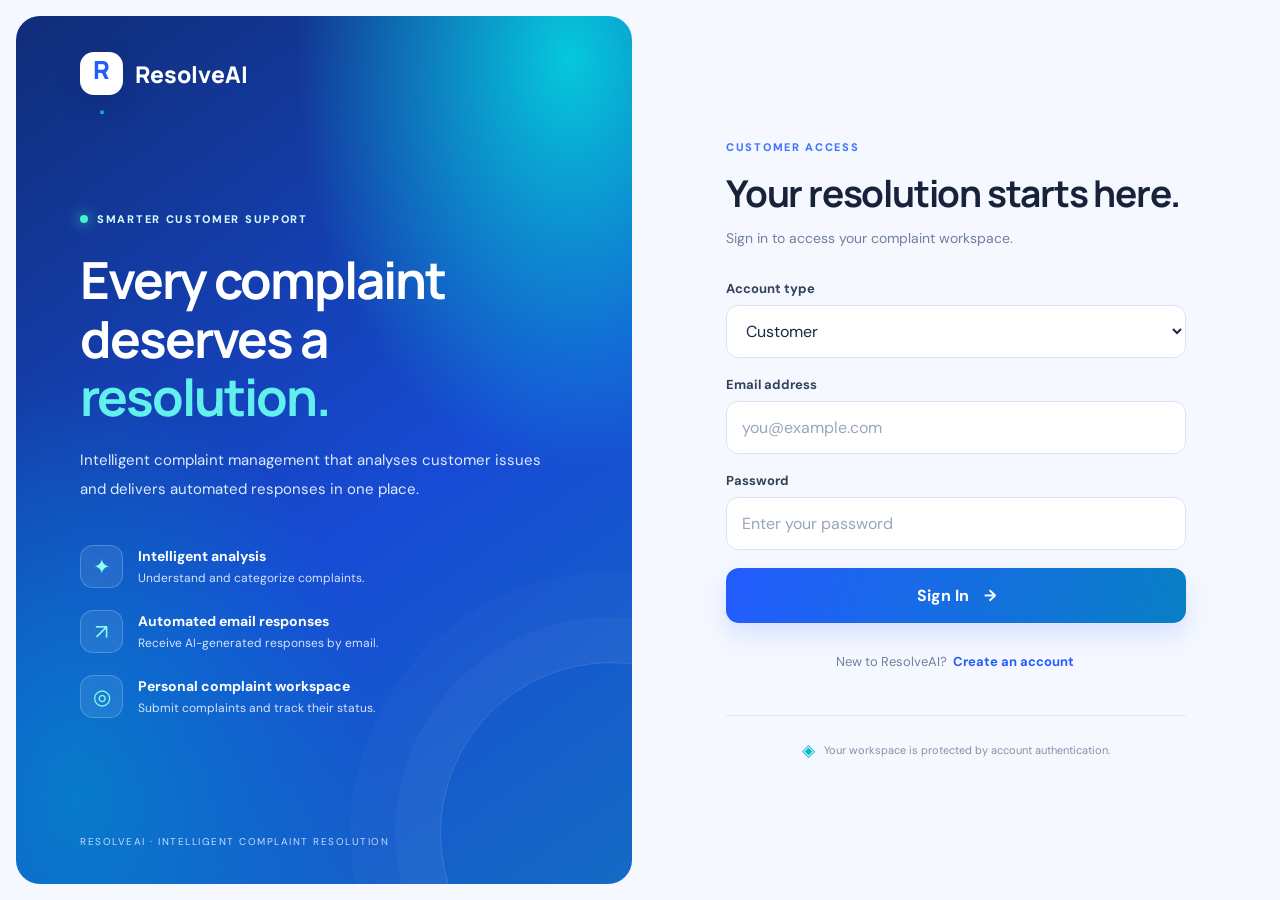
<file: index.html>
<!DOCTYPE html>
<html lang="en">
<head>
    <meta charset="UTF-8">
    <meta name="viewport" content="width=device-width, initial-scale=1.0">
    <meta name="theme-color" content="#f5f8ff">
    <title>ResolveAI | Intelligent Complaint Resolution</title>
    <link rel="stylesheet" href="css/style.css">
    <script src="js/auth.js" defer></script>
</head>
<body>
    <main class="page">
        <section class="visual-panel">
            <a class="brand" href="index.html">
                <span class="brand-icon">R<span>.</span></span>
                <span>ResolveAI</span>
            </a>

            <div class="visual-content">
                <div class="eyebrow">
                    <span class="live-dot"></span>
                    SMARTER CUSTOMER SUPPORT
                </div>

                <h1>Every complaint<br>deserves a <span>resolution.</span></h1>

                <p>
                    Intelligent complaint management that analyses customer
                    issues and delivers automated responses in one place.
                </p>

                <div class="feature-list">
                    <div class="feature">
                        <span class="feature-icon">✦</span>
                        <div>
                            <strong>Intelligent analysis</strong>
                            <small>Understand and categorize complaints.</small>
                        </div>
                    </div>

                    <div class="feature">
                        <span class="feature-icon">↗</span>
                        <div>
                            <strong>Automated email responses</strong>
                            <small>Receive AI-generated responses by email.</small>
                        </div>
                    </div>

                    <div class="feature">
                        <span class="feature-icon">◎</span>
                        <div>
                            <strong>Personal complaint workspace</strong>
                            <small>Submit complaints and track their status.</small>
                        </div>
                    </div>
                </div>
            </div>

            <p class="visual-footer">
                RESOLVEAI · INTELLIGENT COMPLAINT RESOLUTION
            </p>
        </section>

        <section class="form-panel">
            <div class="form-wrap">
                <div class="mobile-brand">
                    <span class="brand-icon">R<span>.</span></span>
                    <strong>ResolveAI</strong>
                </div>

                <div class="form-heading">
                    <span class="eyebrow" id="eyebrow">
                        WELCOME TO RESOLVEAI
                    </span>
                    <h2 id="heading">Your resolution starts here.</h2>
                    <p id="subtitle">
                        Sign in to access your complaint workspace.
                    </p>
                </div>

                <form id="authForm">
                    <div class="field">
                        <label for="role">Account type</label>
                        <select id="role" name="role" required>
                            <option value="Customer" selected>Customer</option>
                        </select>
                    </div>

                    <div class="field" id="nameField" hidden>
                        <label for="name">Full name</label>
                        <input
                            id="name"
                            name="name"
                            type="text"
                            placeholder="Enter your full name"
                            autocomplete="name"
                            maxlength="100"
                        >
                    </div>

                    <div class="field">
                        <label for="email">Email address</label>
                        <input
                            id="email"
                            name="email"
                            type="email"
                            placeholder="you@example.com"
                            autocomplete="email"
                            required
                        >
                    </div>

                    <div class="field">
                        <label for="password">Password</label>
                        <input
                            id="password"
                            name="password"
                            type="password"
                            placeholder="Enter your password"
                            autocomplete="current-password"
                            minlength="8"
                            maxlength="128"
                            required
                        >
                    </div>

                    <div class="field" id="confirmField" hidden>
                        <label for="confirmPassword">Confirm password</label>
                        <input
                            id="confirmPassword"
                            name="confirmPassword"
                            type="password"
                            placeholder="Re-enter your password"
                            autocomplete="new-password"
                            minlength="8"
                            maxlength="128"
                        >
                    </div>

                    <p
                        class="form-message"
                        id="message"
                        role="status"
                        aria-live="polite"
                    ></p>

                    <button
                        class="primary-button"
                        id="submitButton"
                        type="submit"
                    >
                        <span id="buttonLabel">Sign In</span>
                        <span aria-hidden="true">→</span>
                    </button>
                </form>

                <p class="switch-copy" id="switchCopy">
                    New to ResolveAI?
                    <button
                        type="button"
                        class="text-button"
                        id="switchButton"
                    >
                        Create an account
                    </button>
                </p>

                <div class="security-note">
                    <span>◈</span>
                    Your workspace is protected by account authentication.
                </div>
            </div>
        </section>
    </main>
</body>
</html>
</file>
<file: css/style.css>
@import url('https://fonts.googleapis.com/css2?family=DM+Sans:wght@400;500;600;700&family=Manrope:wght@400;500;600;700;800&display=swap');

:root {
    font-family: 'DM Sans', sans-serif;
    color: #18233b;
    background: #f5f8ff;
    font-synthesis: none;
    text-rendering: optimizeLegibility;
    --blue: #245cff;
    --cyan: #08b9d5;
    --muted: #71809c;
    --border: #e0e7f4;
}

* {
    box-sizing: border-box;
    margin: 0;
    padding: 0;
}

body {
    min-height: 100vh;
}

button, input, select {
    font: inherit;
}

button {
    cursor: pointer;
}

.page {
    min-height: 100vh;
    display: grid;
    grid-template-columns: 1fr 1fr;
    padding: 16px;
    gap: 16px;
}

.visual-panel {
    min-height: calc(100vh - 32px);
    padding: 36px 5vw;
    border-radius: 24px;
    color: white;
    background:
        radial-gradient(ellipse at 10% 90%, #087bca 0%, transparent 38%),
        radial-gradient(ellipse at 90% 5%, #06c8dc 0%, transparent 35%),
        linear-gradient(145deg, #102d78, #174bd5 58%, #146ac4);
    display: flex;
    flex-direction: column;
    justify-content: space-between;
    overflow: hidden;
    position: relative;
}

.visual-panel::after {
    content: "";
    position: absolute;
    width: 340px;
    height: 340px;
    border: 1px solid #ffffff25;
    border-radius: 50%;
    right: -150px;
    bottom: -120px;
    box-shadow: 0 0 0 45px #ffffff08, 0 0 0 90px #ffffff05;
    pointer-events: none;
}

.brand {
    display: flex;
    align-items: center;
    gap: 12px;
    color: white;
    text-decoration: none;
    font-family: 'Manrope', sans-serif;
    font-size: 23px;
    font-weight: 800;
    position: relative;
    z-index: 1;
}

.brand-icon {
    display: grid;
    place-items: center;
    width: 43px;
    height: 43px;
    border-radius: 14px;
    background: white;
    color: var(--blue);
    font-size: 25px;
    font-weight: 800;
    box-shadow: 0 8px 25px #061f6a35;
}

.brand-icon span {
    color: var(--cyan);
}

.visual-content {
    max-width: 590px;
    padding: 50px 0;
    position: relative;
    z-index: 1;
}

.eyebrow {
    color: #4074ff;
    font-size: 11px;
    font-weight: 800;
    letter-spacing: 1.7px;
}

.visual-panel .eyebrow {
    color: #d7faff;
    display: flex;
    align-items: center;
    gap: 9px;
}

.live-dot {
    width: 8px;
    height: 8px;
    border-radius: 50%;
    background: #49f0d0;
    box-shadow: 0 0 14px #49f0d0;
}

.visual-content h1 {
    font-family: 'Manrope', sans-serif;
    font-size: clamp(35px, 4vw, 58px);
    line-height: 1.15;
    letter-spacing: -2px;
    margin: 24px 0 20px;
}

.visual-content h1 span {
    color: #62f0ed;
}

.visual-content > p {
    max-width: 470px;
    color: #e0eaff;
    font-size: 15px;
    line-height: 1.9;
}

.feature-list {
    display: grid;
    gap: 22px;
    margin-top: 42px;
}

.feature {
    display: flex;
    align-items: center;
    gap: 15px;
}

.feature-icon {
    width: 43px;
    height: 43px;
    border: 1px solid #ffffff35;
    background: #ffffff16;
    border-radius: 13px;
    display: grid;
    place-items: center;
    font-size: 21px;
    color: #8cfff0;
}

.feature strong, .feature small {
    display: block;
}

.feature strong {
    font-size: 14px;
    margin-bottom: 5px;
}

.feature small {
    color: #d5e3ff;
    font-size: 12px;
}

.visual-footer {
    color: #c7d9ff;
    font-size: 10px;
    letter-spacing: 1.5px;
    position: relative;
    z-index: 1;
}

.form-panel {
    display: grid;
    place-items: center;
    padding: 35px 4vw;
}

.form-wrap {
    width: 100%;
    max-width: 460px;
}

.mobile-brand {
    display: none;
    align-items: center;
    gap: 10px;
    margin-bottom: 35px;
    font-size: 20px;
}

.mobile-brand .brand-icon {
    border: 1px solid var(--border);
}

.form-heading {
    margin-bottom: 30px;
}

.form-heading h2 {
    font-family: 'Manrope', sans-serif;
    font-size: clamp(28px, 3vw, 37px);
    letter-spacing: -1.2px;
    line-height: 1.25;
    margin: 14px 0 10px;
}

.form-heading p {
    color: var(--muted);
    font-size: 14px;
    line-height: 1.7;
}

#authForm {
    display: grid;
    gap: 18px;
}

.field {
    display: grid;
    gap: 8px;
}

.field[hidden] {
    display: none;
}

.field label {
    font-size: 13px;
    font-weight: 700;
    color: #34415b;
}

.field input, .field select {
    width: 100%;
    min-height: 53px;
    border: 1px solid #dce4f3;
    border-radius: 12px;
    padding: 0 15px;
    color: #1b2944;
    background: white;
    outline: none;
    transition: border-color .2s, box-shadow .2s;
}

.field input::placeholder {
    color: #9aa6ba;
}

.field input:focus, .field select:focus {
    border-color: var(--blue);
    box-shadow: 0 0 0 4px #245cff16;
}

.primary-button {
    width: 100%;
    min-height: 55px;
    border: 0;
    border-radius: 13px;
    padding: 0 20px;
    background: linear-gradient(105deg, #245cff, #087fc5);
    color: white;
    display: flex;
    justify-content: center;
    align-items: center;
    gap: 15px;
    font-weight: 700;
    box-shadow: 0 12px 25px #245cff24;
    transition: transform .2s, box-shadow .2s, opacity .2s;
}

.primary-button:hover {
    transform: translateY(-2px);
    box-shadow: 0 15px 30px #245cff35;
}

.primary-button:disabled {
    opacity: .65;
    cursor: wait;
    transform: none;
}

.form-message {
    color: #cf3152;
    font-size: 13px;
    line-height: 1.6;
    overflow-wrap: anywhere;
}

.form-message:empty {
    display: none;
}

.form-message.success {
    color: #138456;
}

.switch-copy {
    margin-top: 24px;
    text-align: center;
    color: var(--muted);
    font-size: 13px;
    line-height: 1.8;
}

.text-button {
    border: 0;
    background: transparent;
    color: var(--blue);
    font-weight: 700;
    padding: 3px;
}

.text-button:hover {
    text-decoration: underline;
}

.security-note {
    margin-top: 38px;
    padding-top: 20px;
    border-top: 1px solid var(--border);
    display: flex;
    align-items: center;
    justify-content: center;
    gap: 9px;
    color: #8390a8;
    font-size: 11px;
    line-height: 1.7;
    text-align: center;
}

.security-note span {
    color: var(--cyan);
    font-size: 17px;
}

@media (max-width: 900px) {
    .page {
        grid-template-columns: 1fr;
        padding: 0;
    }

    .visual-panel {
        display: none;
    }

    .form-panel {
        min-height: 100vh;
        padding: 35px 24px;
    }

    .form-wrap {
        max-width: 500px;
    }

    .mobile-brand {
        display: flex;
    }
}

@media (max-width: 420px) {
    .form-panel {
        padding: 28px 18px;
    }

    .form-heading h2 {
        font-size: 29px;
    }
}
</file>
<file: css/customer-dashboard.css>
@import url('https://fonts.googleapis.com/css2?family=DM+Sans:wght@400;500;600;700;800&family=Manrope:wght@400;500;600;700;800&display=swap');

:root {
    --blue: #245cff;
    --blue-dark: #1746db;
    --cyan: #00c8e8;
    --purple: #853bff;
    --ink: #17233e;
    --muted: #77839a;
    --line: #e5ebf5;
    --surface: #ffffff;
    --bg: #f4f7ff;
    --green: #079b73;
    --red: #d9485f;
    --shadow: 0 14px 38px rgba(35, 65, 125, .09);
}

* {
    box-sizing: border-box;
    margin: 0;
    padding: 0;
}

html {
    scroll-behavior: smooth;
    scroll-padding-top: 100px;
}

body {
    min-height: 100vh;
    font-family: "DM Sans", sans-serif;
    color: var(--ink);
    background:
        radial-gradient(ellipse at 0% 0%, #dce8ff 0, transparent 30%),
        radial-gradient(ellipse at 100% 20%, #e8ddff 0, transparent 28%),
        var(--bg);
    overflow-x: hidden;
}

button,
input,
textarea {
    font: inherit;
}

button {
    cursor: pointer;
}

button:disabled {
    opacity: .65;
    cursor: not-allowed;
}

button:focus-visible,
input:focus-visible,
textarea:focus-visible {
    outline: 3px solid #245cff50;
    outline-offset: 3px;
}

/* TOP NAVIGATION */

.topbar {
    position: sticky;
    top: 0;
    z-index: 100;
    display: flex;
    align-items: center;
    justify-content: space-between;
    gap: 18px;
    padding: 15px 5%;
    background: rgba(255, 255, 255, .88);
    border-bottom: 1px solid #dce5f5;
    backdrop-filter: blur(20px);
}

.brand {
    display: flex;
    align-items: center;
    gap: 11px;
}

.brand-icon {
    width: 44px;
    height: 44px;
    display: grid;
    place-items: center;
    border-radius: 14px;
    color: white;
    font-size: 22px;
    font-weight: 800;
    background: linear-gradient(135deg, var(--blue), var(--purple), var(--cyan));
    box-shadow: 0 8px 24px #654aff35;
    animation: brandGlow 4s ease-in-out infinite;
}

.brand-name {
    font: 800 21px "Manrope", sans-serif;
    letter-spacing: -1px;
}

.brand-name span {
    color: var(--blue);
}

.top-actions {
    display: flex;
    align-items: center;
    gap: 15px;
}

.user-chip {
    display: flex;
    align-items: center;
    gap: 10px;
}

.avatar {
    width: 41px;
    height: 41px;
    display: grid;
    place-items: center;
    flex-shrink: 0;
    border-radius: 50%;
    color: white;
    font-weight: 800;
    background: linear-gradient(135deg, var(--purple), var(--blue), var(--cyan));
    box-shadow: 0 5px 16px #654aff30;
}

.user-details strong {
    display: block;
    font-size: 13px;
}

.user-details span {
    color: var(--muted);
    font-size: 11px;
}

.btn {
    display: inline-flex;
    align-items: center;
    justify-content: center;
    gap: 8px;
    padding: 11px 17px;
    border: 1px solid transparent;
    border-radius: 12px;
    font-size: 13px;
    font-weight: 800;
    transition: transform .2s, box-shadow .2s, background .2s;
}

.btn:hover:not(:disabled) {
    transform: translateY(-2px);
}

.btn-primary {
    color: white;
    background: linear-gradient(110deg, var(--blue), var(--purple));
    box-shadow: 0 7px 20px #654aff30;
}

.btn-primary:hover:not(:disabled) {
    box-shadow: 0 11px 26px #654aff45;
}

.btn-outline {
    color: #43516b;
    background: white;
    border-color: var(--line);
}

.btn-outline:hover:not(:disabled) {
    color: var(--blue);
    border-color: #9bb2ff;
    box-shadow: 0 6px 18px #245cff12;
}

.btn-logout {
    color: #c43b51;
}

/* MAIN LAYOUT */

.container {
    width: min(1200px, 91%);
    margin: 35px auto 70px;
}

/* WELCOME BANNER */

.welcome {
    position: relative;
    isolation: isolate;
    overflow: hidden;
    display: flex;
    align-items: center;
    justify-content: space-between;
    gap: 25px;
    padding: clamp(27px, 4vw, 42px);
    color: white;
    border: 1px solid #ffffff40;
    border-radius: 26px;
    background:
        radial-gradient(ellipse at 90% 0%, #00d9ff80, transparent 36%),
        radial-gradient(ellipse at 70% 110%, #a15bff95, transparent 42%),
        linear-gradient(115deg, #173fd0, #245cff 52%, #5730e8);
    box-shadow: 0 20px 50px #245cff30;
    animation: fadeUp .65s ease both;
}

.welcome::before,
.welcome::after {
    content: "";
    position: absolute;
    z-index: -1;
    border: 1px solid #ffffff32;
    border-radius: 50%;
    pointer-events: none;
}

.welcome::before {
    width: 290px;
    height: 290px;
    right: 6%;
    top: -185px;
    box-shadow: 0 0 0 24px #ffffff08, 0 0 0 50px #ffffff06;
}

.welcome::after {
    width: 150px;
    height: 150px;
    right: 23%;
    bottom: -115px;
    box-shadow: 0 0 0 22px #ffffff09;
}

.welcome-content {
    position: relative;
    z-index: 1;
}

.eyebrow {
    font-size: 11px;
    letter-spacing: 2.1px;
    font-weight: 800;
    text-transform: uppercase;
    color: #dce7ff;
}

.welcome h1 {
    margin: 12px 0 9px;
    font: 800 clamp(25px, 4vw, 36px) "Manrope", sans-serif;
    letter-spacing: -1.3px;
    overflow-wrap: anywhere;
}

.welcome p {
    max-width: 550px;
    color: #e8efff;
    font-size: 14px;
    line-height: 1.8;
}

.welcome-badge {
    position: relative;
    z-index: 1;
    flex-shrink: 0;
    padding: 13px 17px;
    color: white;
    border: 1px solid #ffffff55;
    border-radius: 14px;
    background: #ffffff19;
    backdrop-filter: blur(10px);
    font-size: 12px;
    font-weight: 800;
}

/* SECTION HEADINGS */

.section-heading {
    display: flex;
    align-items: center;
    justify-content: space-between;
    gap: 15px;
    margin: 32px 0 17px;
}

.section-heading h2 {
    font: 800 21px "Manrope", sans-serif;
    letter-spacing: -.6px;
}

.section-heading p {
    margin-top: 5px;
    color: var(--muted);
    font-size: 12px;
    line-height: 1.7;
}

/* STATISTICS */

.stats {
    display: grid;
    grid-template-columns: repeat(3, minmax(0, 1fr));
    gap: 18px;
}

.stat-card {
    position: relative;
    overflow: hidden;
    display: flex;
    align-items: center;
    gap: 16px;
    min-width: 0;
    padding: 23px;
    border: 1px solid #e0e8f8;
    border-radius: 19px;
    background: rgba(255, 255, 255, .94);
    box-shadow: var(--shadow);
    transition: transform .25s, box-shadow .25s, border-color .25s;
    animation: fadeUp .6s ease both;
}

.stat-card:nth-child(2) {
    animation-delay: .08s;
}

.stat-card:nth-child(3) {
    animation-delay: .16s;
}

.stat-card::after {
    content: "";
    position: absolute;
    right: -25px;
    bottom: -42px;
    width: 95px;
    height: 95px;
    border-radius: 50%;
    background: #e9edff;
    opacity: .65;
}

.stat-card:hover {
    transform: translateY(-5px);
    border-color: #c5d3ff;
    box-shadow: 0 20px 40px #354da51a;
}

.stat-icon {
    position: relative;
    z-index: 1;
    display: grid;
    place-items: center;
    flex-shrink: 0;
    width: 52px;
    height: 52px;
    border-radius: 16px;
    font-size: 23px;
}

.stat-blue {
    color: #245cff;
    background: linear-gradient(135deg, #eaf0ff, #dbe4ff);
}

.stat-orange {
    color: #e78b18;
    background: linear-gradient(135deg, #fff3df, #ffe4ba);
}

.stat-green {
    color: #079b73;
    background: linear-gradient(135deg, #ddf8ed, #c5f6e2);
}

.stat-label {
    position: relative;
    z-index: 1;
    color: var(--muted);
    font-size: 12px;
    font-weight: 700;
}

.stat-value {
    position: relative;
    z-index: 1;
    margin-top: 5px;
    font: 800 29px "Manrope", sans-serif;
}

/* WORKSPACE GRID */

.main-grid {
    display: grid;
    grid-template-columns: minmax(0, .9fr) minmax(0, 1.1fr);
    align-items: start;
    gap: 21px;
}

.panel {
    min-width: 0;
    padding: 26px;
    border: 1px solid #e0e8f8;
    border-radius: 21px;
    background: rgba(255, 255, 255, .96);
    box-shadow: var(--shadow);
    transition: box-shadow .25s, border-color .25s;
    animation: fadeUp .7s ease both;
}

.panel:hover {
    border-color: #d1dcff;
    box-shadow: 0 18px 45px #354da512;
}

.panel-title {
    margin-bottom: 7px;
    font: 800 19px "Manrope", sans-serif;
    letter-spacing: -.5px;
}

.panel-description {
    margin-bottom: 23px;
    color: var(--muted);
    font-size: 12px;
    line-height: 1.8;
}

/* COMPLAINT FORM */

.form-group {
    margin-bottom: 18px;
}

.form-group label {
    display: block;
    margin-bottom: 8px;
    color: #34425d;
    font-size: 12px;
    font-weight: 800;
}

.form-group input,
.form-group textarea {
    display: block;
    width: 100%;
    padding: 13px 14px;
    color: var(--ink);
    border: 1px solid #dfe6f3;
    border-radius: 12px;
    outline: none;
    background: #f9fbff;
    font-size: 13px;
    transition: border .2s, box-shadow .2s, background .2s;
}

.form-group input::placeholder,
.form-group textarea::placeholder {
    color: #9ba6ba;
}

.form-group input:focus,
.form-group textarea:focus {
    border-color: var(--blue);
    background: white;
    box-shadow: 0 0 0 4px #245cff13, 0 5px 16px #245cff0a;
}

.form-group input[readonly] {
    color: #596985;
    background: #eef2fa;
    cursor: default;
}

.form-group textarea {
    min-height: 140px;
    resize: vertical;
    line-height: 1.7;
}

.full-width {
    width: 100%;
    padding: 14px 18px;
}

.message {
    min-height: 18px;
    margin-top: 13px;
    font-size: 12px;
    line-height: 1.7;
    overflow-wrap: anywhere;
}

.message.success {
    color: var(--green);
}

.message.error {
    color: var(--red);
}

/* COMPLAINT HISTORY TABLE */

.table-wrap {
    width: 100%;
    overflow-x: auto;
    border: 1px solid #edf1f8;
    border-radius: 13px;
}

table {
    width: 100%;
    border-collapse: collapse;
    text-align: left;
}

th {
    padding: 14px 11px;
    color: #66748e;
    background: linear-gradient(100deg, #f2f5ff, #f8f6ff);
    font-size: 10px;
    text-transform: uppercase;
    letter-spacing: .7px;
    white-space: nowrap;
}

td {
    padding: 15px 11px;
    border-bottom: 1px solid #edf1f7;
    font-size: 12px;
    vertical-align: top;
    overflow-wrap: anywhere;
}

td strong {
    color: var(--blue);
    font-weight: 800;
}

tbody tr {
    transition: background .2s;
}

tbody tr:hover {
    background: #f6f8ff;
}

tbody tr:last-child td {
    border-bottom: 0;
}

.status {
    display: inline-block;
    padding: 6px 9px;
    border-radius: 20px;
    font-size: 10px;
    font-weight: 800;
    white-space: nowrap;
}

.status-resolved {
    color: #07845f;
    background: #ddf8ed;
}

.status-pending {
    color: #a86608;
    background: #fff0d3;
}

.status-progress {
    color: #245cff;
    background: #e7edff;
}

.status-default {
    color: #667085;
    background: #edf0f5;
}

.empty-state {
    padding: 30px 15px;
    color: var(--muted);
    text-align: center;
    font-size: 12px;
    line-height: 1.8;
}

.table-message {
    padding: 0 0 12px;
    color: var(--muted);
    font-size: 12px;
    line-height: 1.6;
    overflow-wrap: anywhere;
}

.table-message.error {
    color: var(--red);
}

/* FOOTER */

footer {
    padding: 30px 10px 0;
    color: var(--muted);
    text-align: center;
    font-size: 11px;
    line-height: 1.8;
}

/* FLOATING SHORTCUTS */

.floating-actions {
    position: fixed;
    z-index: 90;
    right: 23px;
    bottom: 24px;
    display: flex;
    flex-direction: column;
    align-items: flex-end;
    gap: 12px;
}

.float-btn {
    display: inline-flex;
    align-items: center;
    justify-content: center;
    gap: 9px;
    min-height: 47px;
    padding: 12px 16px;
    color: white;
    border: 1px solid #ffffff65;
    border-radius: 15px;
    background: linear-gradient(115deg, var(--blue), var(--purple));
    box-shadow: 0 9px 25px #4a43d844;
    font-size: 12px;
    font-weight: 800;
    transition: transform .2s, box-shadow .2s;
}

.float-btn:hover {
    transform: translateY(-3px) scale(1.02);
    box-shadow: 0 13px 30px #4a43d855;
}

.float-btn.float-cyan {
    background: linear-gradient(115deg, #00a9d6, #245cff);
}

.float-btn.float-light {
    color: var(--blue);
    border-color: #dbe3ff;
    background: rgba(255, 255, 255, .96);
    box-shadow: 0 8px 22px #354da522;
}

.float-symbol {
    font-size: 17px;
    line-height: 1;
}

/* ANIMATIONS */

@keyframes fadeUp {
    from {
        opacity: 0;
        transform: translateY(15px);
    }

    to {
        opacity: 1;
        transform: translateY(0);
    }
}

@keyframes brandGlow {
    0%, 100% {
        box-shadow: 0 8px 24px #654aff35;
    }

    50% {
        box-shadow: 0 8px 28px #00c8e850;
    }
}

/* RESPONSIVE LAYOUT */

@media (max-width: 1000px) {
    .main-grid {
        grid-template-columns: 1fr;
    }

    .container {
        width: 92%;
    }
}

@media (max-width: 700px) {
    .topbar {
        padding: 12px 4%;
    }

    .brand-name {
        font-size: 18px;
    }

    .brand-icon {
        width: 39px;
        height: 39px;
    }

    .user-details {
        display: none;
    }

    .top-actions {
        gap: 9px;
    }

    .btn {
        padding: 10px 12px;
        font-size: 12px;
    }

    .container {
        width: 92%;
        margin-top: 23px;
    }

    .welcome {
        align-items: flex-start;
        padding: 27px 22px;
        border-radius: 21px;
    }

    .welcome h1 {
        font-size: 27px;
    }

    .welcome-badge {
        display: none;
    }

    .stats {
        grid-template-columns: 1fr;
        gap: 12px;
    }

    .stat-card {
        padding: 18px;
    }

    .panel {
        padding: 21px 16px;
    }

    .section-heading h2 {
        font-size: 18px;
    }

    .floating-actions {
        right: 13px;
        bottom: 14px;
        gap: 8px;
    }

    .float-btn {
        min-height: 43px;
        padding: 10px 13px;
        border-radius: 13px;
        font-size: 11px;
    }

    footer {
        padding-bottom: 65px;
    }
}

@media (max-width: 400px) {
    .brand {
        gap: 7px;
    }

    .brand-name {
        font-size: 16px;
    }

    .avatar {
        width: 34px;
        height: 34px;
    }

    .btn-logout {
        padding: 9px;
    }

    .welcome h1 {
        font-size: 24px;
    }

    .section-heading {
        align-items: flex-start;
    }
}

@media (prefers-reduced-motion: reduce) {
    *,
    *::before,
    *::after {
        scroll-behavior: auto !important;
        animation-duration: .01ms !important;
        animation-iteration-count: 1 !important;
        transition-duration: .01ms !important;
    }
}
</file>
